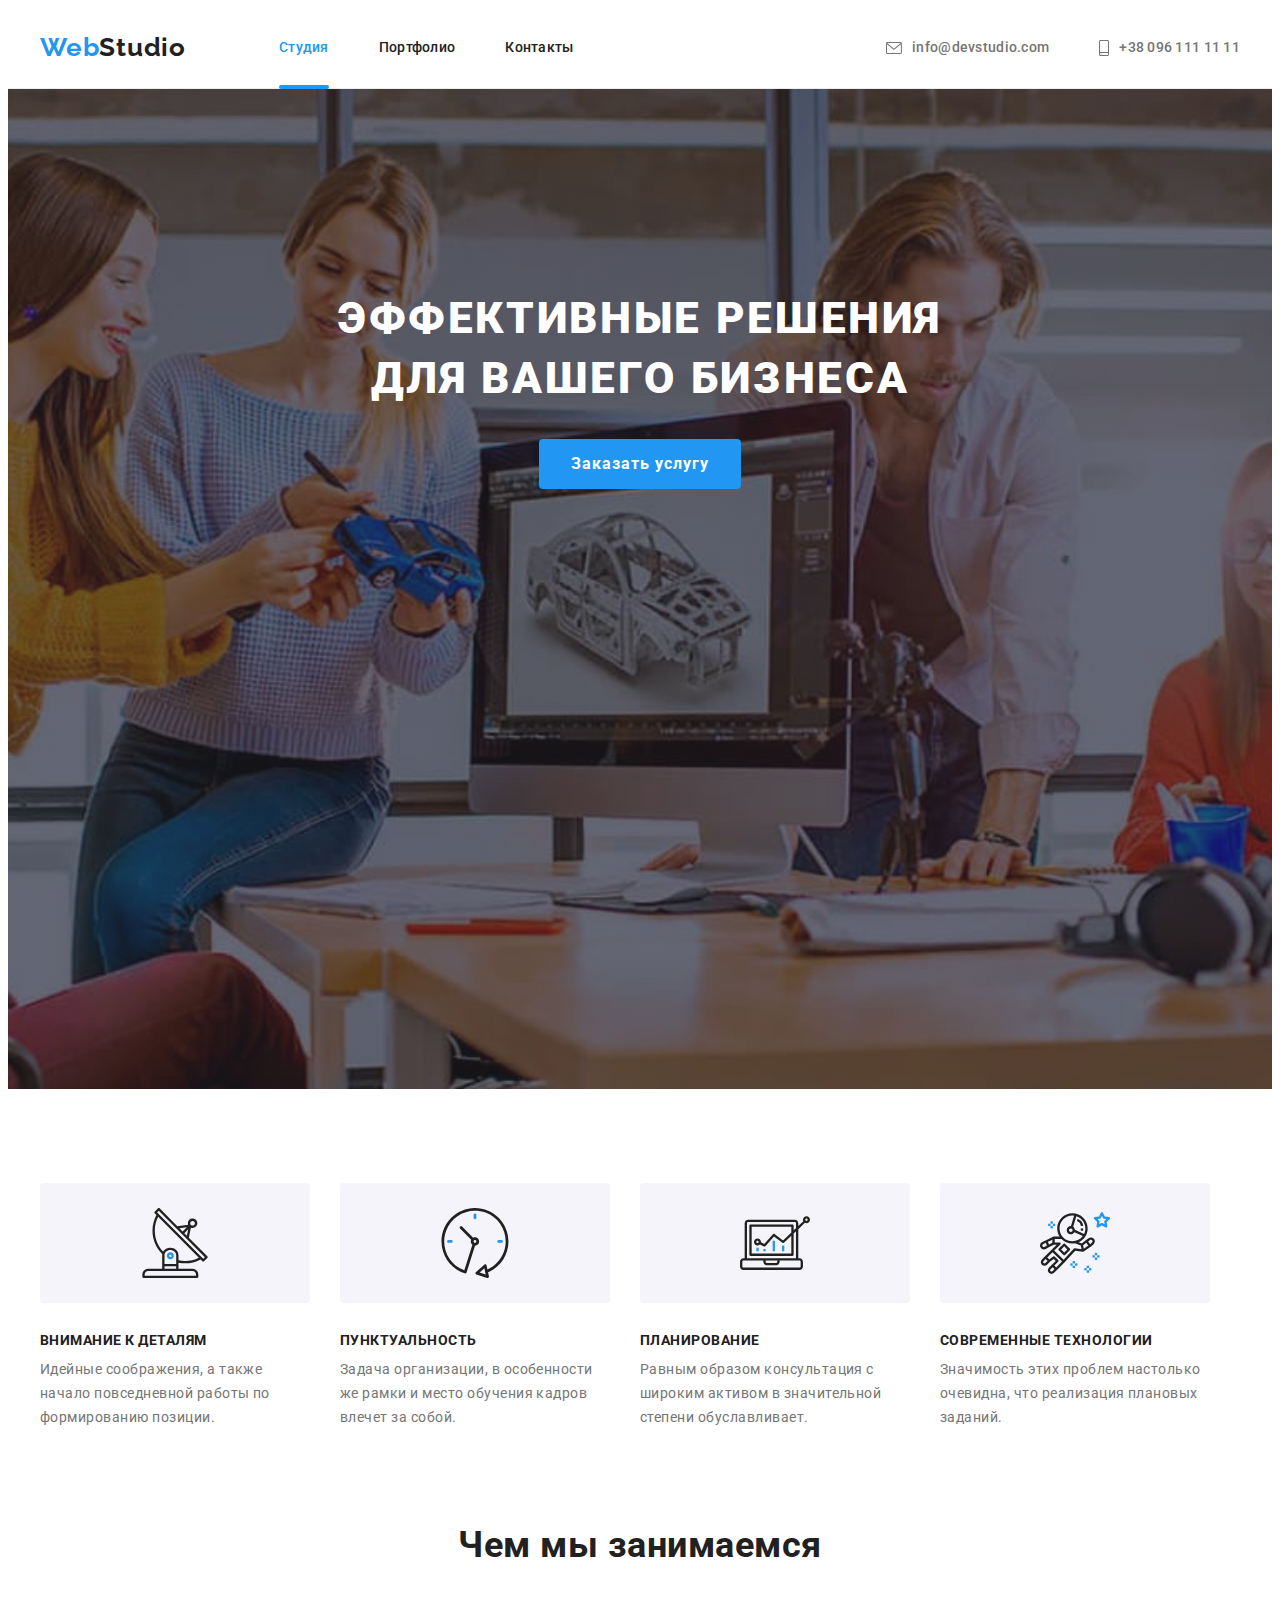
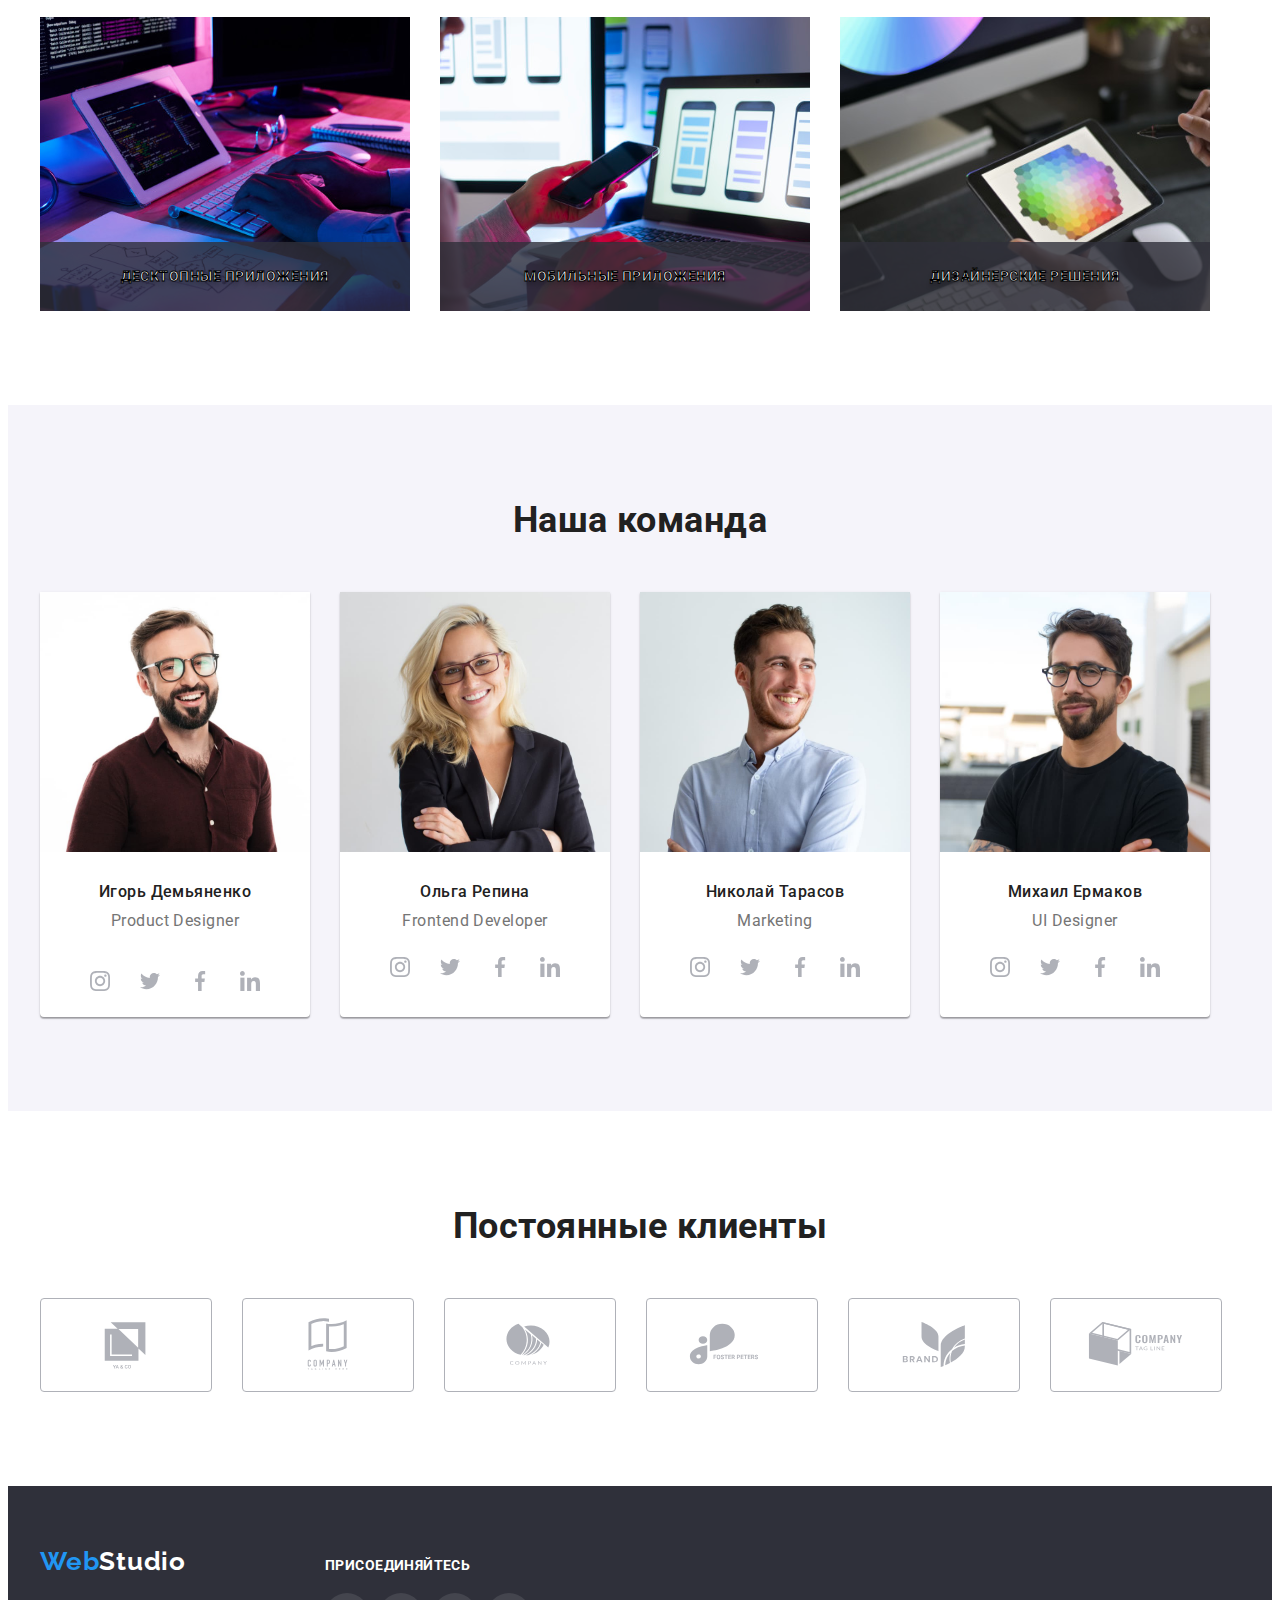
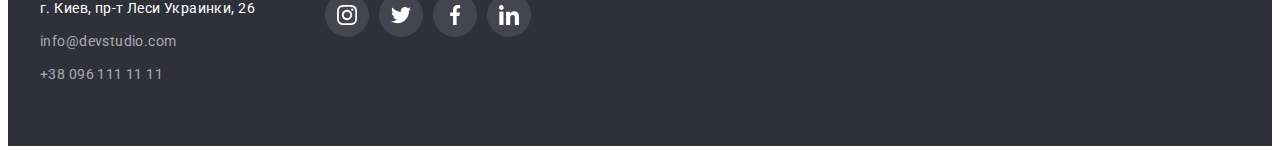
<file: index.html>
<!DOCTYPE html>
<html lang="ru">
    <meta charset="UTF-8" />
    <meta http-equiv="X-UA-Compatible" content="IE=edge" />
    <meta name="viewport" content="width=device-width, initial-scale=1.0" />
    <title>WebStudio</title>
    <link rel="preconnect" href="https://fonts.googleapis.com" />
    <link rel="preconnect" href="https://fonts.gstatic.com" crossorigin />
    <link
      href="https://fonts.googleapis.com/css2?family=Raleway:wght@700&family=Roboto:wght@400;500;700;900&display=swap"
      rel="stylesheet"
    />
  <link
            rel="stylesheet"
            href="https://cdnjs.cloudflare.com/ajax/libs/modern-normalize/1.1.0/modern-normalize.min.css"
            integrity="sha512-wpPYUAdjBVSE4KJnH1VR1HeZfpl1ub8YT/NKx4PuQ5NmX2tKuGu6U/JRp5y+Y8XG2tV+wKQpNHVUX03MfMFn9Q=="
            crossorigin="anonymous"
            referrerpolicy="no-referrer"
        />
    <link rel="stylesheet" href="css/styles.css" />
  </head>
  <script src="./js/modal.js"></script>
  <body>
      <header class="header-line">
      <div class="container header-container">
        <nav class="navigation">
          <a class="logo link" href="./index.html"
            ><span class="logo-title-first">Web</span>Studio</a
          >
          <ul class="nav-list">
            <li class="nav-list-item">
              <a class="nav-link link current" href="">Студия</a>
            </li>
            <li class="nav-list-item">
              <a class="nav-link link" href="./portfolio.html">Портфолио</a>
            </li>
            <li class="nav-list-item">
              <a class="nav-link link" href="">Контакты</a>
            </li>
          </ul>
        </nav>

        <ul class="contacts-list">
          <li class="contacts-list-item">
            <a class="contacts-link link" href="mailto:info@devstudio.com"><svg class="icon-envelope" width="16" height="12">
                <use href="./images/sprite.svg#envelope"></use>
              </svg>info@devstudio.com</a
            >
          </a>
                       </li>
          <li class="contacts-list-item">
            <a class="contacts-link link" href="tel:+380961111111"
              ><svg class="icon-smartphone" width="10" height="16">
                <use href="./images/sprite.svg#smartphone"></use>
              </svg>+38 096 111 11 11</a>
                      </li>
        </ul>
      </div>
    </header>
    <main>
      <!-- SECTION WITH BANNER-->
      <section class="hero">
        <div class="container">
          <h1 class="hero-title">
            Эффективные решения <br />для вашего бизнеса
          </h1>
          <button class="hero-button" type="button"  data-modal-open>Заказать услугу</button>
        </div>
      </section>

      <!-- features -->
      <section class="section">
        <div class="container">
          <h2 class="section-title visually-hidden">Наши Особенности</h2>
          <ul class="features-list">
            <li class="features-item ">
              <div class="icon-antenna1">
              <svg  width="70" height="70">
                <use href="./images/sprite.svg#antenna1"></use>
              </svg>
            </div>
              <h3 class="features-title">Внимание к деталям</h3>
              <p class="features-text">
                Идейные соображения, а также начало повседневной работы по
                формированию позиции.
              </p>
            </li>
            <li class="features-item">
              <div class="icon-clock1">
              <svg  width="70" height="70">
                <use href="./images/sprite.svg#clock1"></use>
              </svg>
            </div>
              <h3 class="features-title">Пунктуальность</h3>
              <p class="features-text">
                Задача организации, в особенности же рамки и место обучения
                кадров влечет за собой.
              </p>
            </li>
            <li class="features-item">
              <div class="icon-laptop1">
              <svg  width="70" height="70">
                <use href="./images/sprite.svg#laptop1"></use>
              </svg>
            </div>
              <h3 class="features-title">Планирование</h3>
              <p class="features-text">
                Равным образом консультация с широким активом в значительной
                степени обуславливает.
              </p>
            </li>
            <li class="features-item">
              <div class="icon-cosmonaut1">
              <svg  width="70" height="70">
                <use href="./images/sprite.svg#cosmonaut1"></use>
              </svg>
            </div>
              <h3 class="features-title">Современные технологии</h3>
              <p class="features-text">
                Значимость этих проблем настолько очевидна, что реализация
                плановых заданий.
              </p>
            </li>
          </ul>
        </div>
      </section>
      </main>
      </body>
      <!!!!!!!!!!!!---------------Чем мы занимаемся--------->
      <section class="section works">
        <div class="container">
          <h2 class="section-title">Чем мы занимаемся</h2>

          <ul class="works-list">
            <li class="go-about-item">
              <div class="works-item-thumb ">
                <img
                src="./images/box-1.svg"
                alt="Поддержка"
                width="370"
                height="294"
              />
              <div class="works-text-box">
              <h3 class="works-title">Десктопные приложения</h3>
            </div>
                          </li>
            <li class="go-about-item">
               <div class="works-item-thumb">
              <img
                src="./images/box-2.svg"
                alt="Оптимизация"
                width="370"
                height="294"
              />
              <div class="works-text-box">
              <h3 class="works-title">Мобильные приложения</h3>
              </div>
            </li>
            <li class="go-about-item">
               <div class="works-item-thumb">
              <img
                src="./images/box-3.svg"
                alt="Модернизация"
                width="370"
                height="294"
              />
              <div class="works-text-box">
              <h3 class="works-title">Дизайнерские решения</h3>
            </div>
            </li>
          </ul>
        </div>
      </section>

      <!-- --------------------Команда-------------------->
      <section class="section team">
        <div class="container">
          <h2 class="section-title">Наша команда</h2>

          <ul class="team-list">
            <li class="team-item">
              <img
                src="./images/team-img1.jpg"
                alt="мужчина в очках"
                width="270"
                height="260"
              />
              <div class="team-item-box">
                <h3 class="team-title">Игорь Демьяненко</h3>
                <p class="team-text">Product Designer</p>
              </div>
              <ul class="icon-list">
                <li class="icon-item">
                  <a class="icon-link" href=""><svg  width="20" height="20">
                <use href="./images/sprite.svg#instagram"></use>
              </svg>
            </a>
                </li>
                <li class="icon-item">
                  <a class="icon-link" href=""><svg  width="20" height="20">
                <use href="./images/sprite.svg#twitter"></use>
              </svg>
            </a>
                </li>
                <li class="icon-item">
                  <a class="icon-link" href=""><svg  width="20" height="20">
                <use href="./images/sprite.svg#facebook1"></use>
              </svg>
            </a>
                </li>
                <li class="icon-item">
                  <a class="icon-link" href=""><svg  width="20" height="20">
                <use href="./images/sprite.svg#linkedin"></use>
              </svg>
            </a>
                </li>
              </ul>
            </li>
            <li class="team-item">
              <img
                src="./images/team-img2.jpg"
                alt="женщина в очках"
                width="270"
                height="260"
              />
              <div class="team-item-box">
                <h3 class="team-title">Ольга Репина</h3>
                <p class="team-text">Frontend Developer</p>
              <ul class="icon-list">
                <li class="icon-item">
                  <a class="icon-link" href=""><svg  width="20" height="20">
                <use href="./images/sprite.svg#instagram"></use>
              </svg>
            </a>
                </li>
                <li class="icon-item">
                  <a class="icon-link" href=""><svg  width="20" height="20">
                <use href="./images/sprite.svg#twitter"></use>
              </svg>
            </a>
                </li>
                <li class="icon-item">
                  <a class="icon-link" href=""><svg  width="20" height="20">
                <use href="./images/sprite.svg#facebook1"></use>
              </svg>
            </a>
                </li>
                <li class="icon-item">
                  <a class="icon-link" href=""><svg  width="20" height="20">
                <use href="./images/sprite.svg#linkedin"></use>
              </svg>
            </a>
                </li>
              </ul>
              </div>
            </li>
            <li class="team-item">
              <img
                src="./images/team-img3.jpg"
                alt="мужчина улыбается"
                width="270"
                height="260"
              />
              <div class="team-item-box">
                <h3 class="team-title">Николай Тарасов</h3>
                <p class="team-text">Marketing</p>
              <ul class="icon-list">
                <li class="icon-item">
                  <a class="icon-link" href=""><svg  width="20" height="20">
                <use href="./images/sprite.svg#instagram"></use>
              </svg>
            </a>
                </li>
                <li class="icon-item">
                  <a class="icon-link" href=""><svg  width="20" height="20">
                <use href="./images/sprite.svg#twitter"></use>
              </svg>
            </a>
                </li>
                <li class="icon-item">
                  <a class="icon-link" href=""><svg  width="20" height="20">
                <use href="./images/sprite.svg#facebook1"></use>
              </svg>
            </a>
                </li>
                <li class="icon-item">
                  <a class="icon-link" href=""><svg  width="20" height="20">
                <use href="./images/sprite.svg#linkedin"></use>
              </svg>
            </a>
                </li>
              </ul>
              </div>
            </li>
            <li class="team-item">
              <img
                src="./images/team-img4.jpg"
                alt="мужчина в очках"
                width="270"
                height="260"
              />
              <div class="team-item-box">
                <h3 class="team-title">Михаил Ермаков</h3>
                <p class="team-text">UI Designer</p>
                           <ul class="icon-list">
                <li class="icon-item">
                  <a class="icon-link" href=""><svg  width="20" height="20">
                <use href="./images/sprite.svg#instagram"></use>
              </svg>
            </a>
                </li>
                <li class="icon-item">
                  <a class="icon-link" href=""><svg  width="20" height="20">
                <use href="./images/sprite.svg#twitter"></use>
              </svg>
            </a>
                </li>
                <li class="icon-item">
                  <a class="icon-link" href=""><svg  width="20" height="20">
                <use href="./images/sprite.svg#facebook1"></use>
              </svg>
            </a>
                </li>
                <li class="icon-item">
                  <a class="icon-link" href=""><svg  width="20" height="20">
                <use href="./images/sprite.svg#linkedin"></use>
              </svg>
            </a>
                </li>
              </ul>
              </div>
            </li>
          </ul>
        </div>
      </section>
      <!-- partners -->
      <section class="section">
        <div class="container">
          <h2 class="section-title">Постоянные клиенты</h2>
          <ul class="partners-list">
            <li class="partners-item"> 
              <a class="partners-link" href=""><svg  width="106" height="60">
                <use href="././images/sprite.svg#Logo1"></use>
              </svg>
            </a>
            </li>
            <li class="partners-item">
              <a class="partners-link" href=""><svg  width="106" height="60">
                <use href="./images/sprite.svg#Logo2"></use>
              </svg>
            </a>
            </li>
            <li class="partners-item">
              <a class="partners-link" href=""><svg  width="106" height="60">
                <use href="./images/sprite.svg#Logo3"></use>
              </svg>
            </a>
            </li>
            <li class="partners-item">
              <a class="partners-link" href=""><svg  width="106" height="60">
                <use href="./images/sprite.svg#Logo4"></use>
              </svg>
            </a>
            </li>
            <li class="partners-item">
              <a class="partners-link" href=""><svg  width="106" height="60">
                <use href="./images/sprite.svg#Logo5"></use>
              </svg>
            </a>
            </li>
            <li class="partners-item">
              <a class="partners-link" href=""><svg  width="106" height="60">
                <use href="./images/sprite.svg#Logo6"></use>
              </svg>
            </a>
            </li>
          </ul>
        </div>
      </section>
    </main>
    <!-- footer -->
    <footer class="footer">
      <div class="container footer-container">
        <div class="address-footer">
          <a class="logo logo-footer link" href="./index.html"
          ><span class="logo-title-first">Web</span
          ><span class="logo-title-second">Studio</span>
        </a>
        <address>
          <ul class="address-list">
            <li class="address-item">
              <a class="address-link link" href=""
                >г. Киев, пр-т Леси Украинки, 26
              </a>
            </li>
            <li class="address-item">
              <a
                class="address-link address-link-mail link"
                href="mailto:info@devstudio.com"
                >info@devstudio.com</a
                >
            </li>
            <li class="address-item">
              <a
                class="address-link address-link-tel link"
                href="tel:+380961111111"
                >+38 096 111 11 11</a
              >
            </li>
          </ul>
        </address>
        </div>
        
        <div class="social-footer">
          <h3 class="footer-title">присоединяйтесь</h3>
              <ul class="icon-list-footer">
                <li class="icon-item-footer">
                  <a class="icon-link-footer" href=""><svg  width="20" height="20">
                <use href="./images/sprite.svg#instagram"></use>
              </svg>
            </a>
                </li>
                <li class="icon-item-footer">
                  <a class="icon-link-footer" href=""><svg  width="20" height="20">
                <use href="./images/sprite.svg#twitter"></use>
              </svg>
            </a>
                </li>
                <li class="icon-item-footer">
                  <a class="icon-link-footer" href=""><svg  width="20" height="20">
                <use href="./images/sprite.svg#facebook1"></use>
              </svg>
            </a>
                </li>
                <li class="icon-item-footer">
                  <a class="icon-link-footer" href=""><svg  width="20" height="20">
                <use href="./images/sprite.svg#linkedin"></use>
              </svg>
            </a>
                </li>
              </ul>
        </div>
      </div>
    </footer>
     <div class="backdrop is-hidden"data-modal>
      <div class="modal">
        <button  type="button"  class="button-close" data-modal-close><svg  width="18" height="18">
                <use href="./images/sprite.svg#icon-close-black"></use>
              </svg></button>
      </div>
    </div>
    <script src="./js/modal.js"></script>
  </body>
</html>
</file>
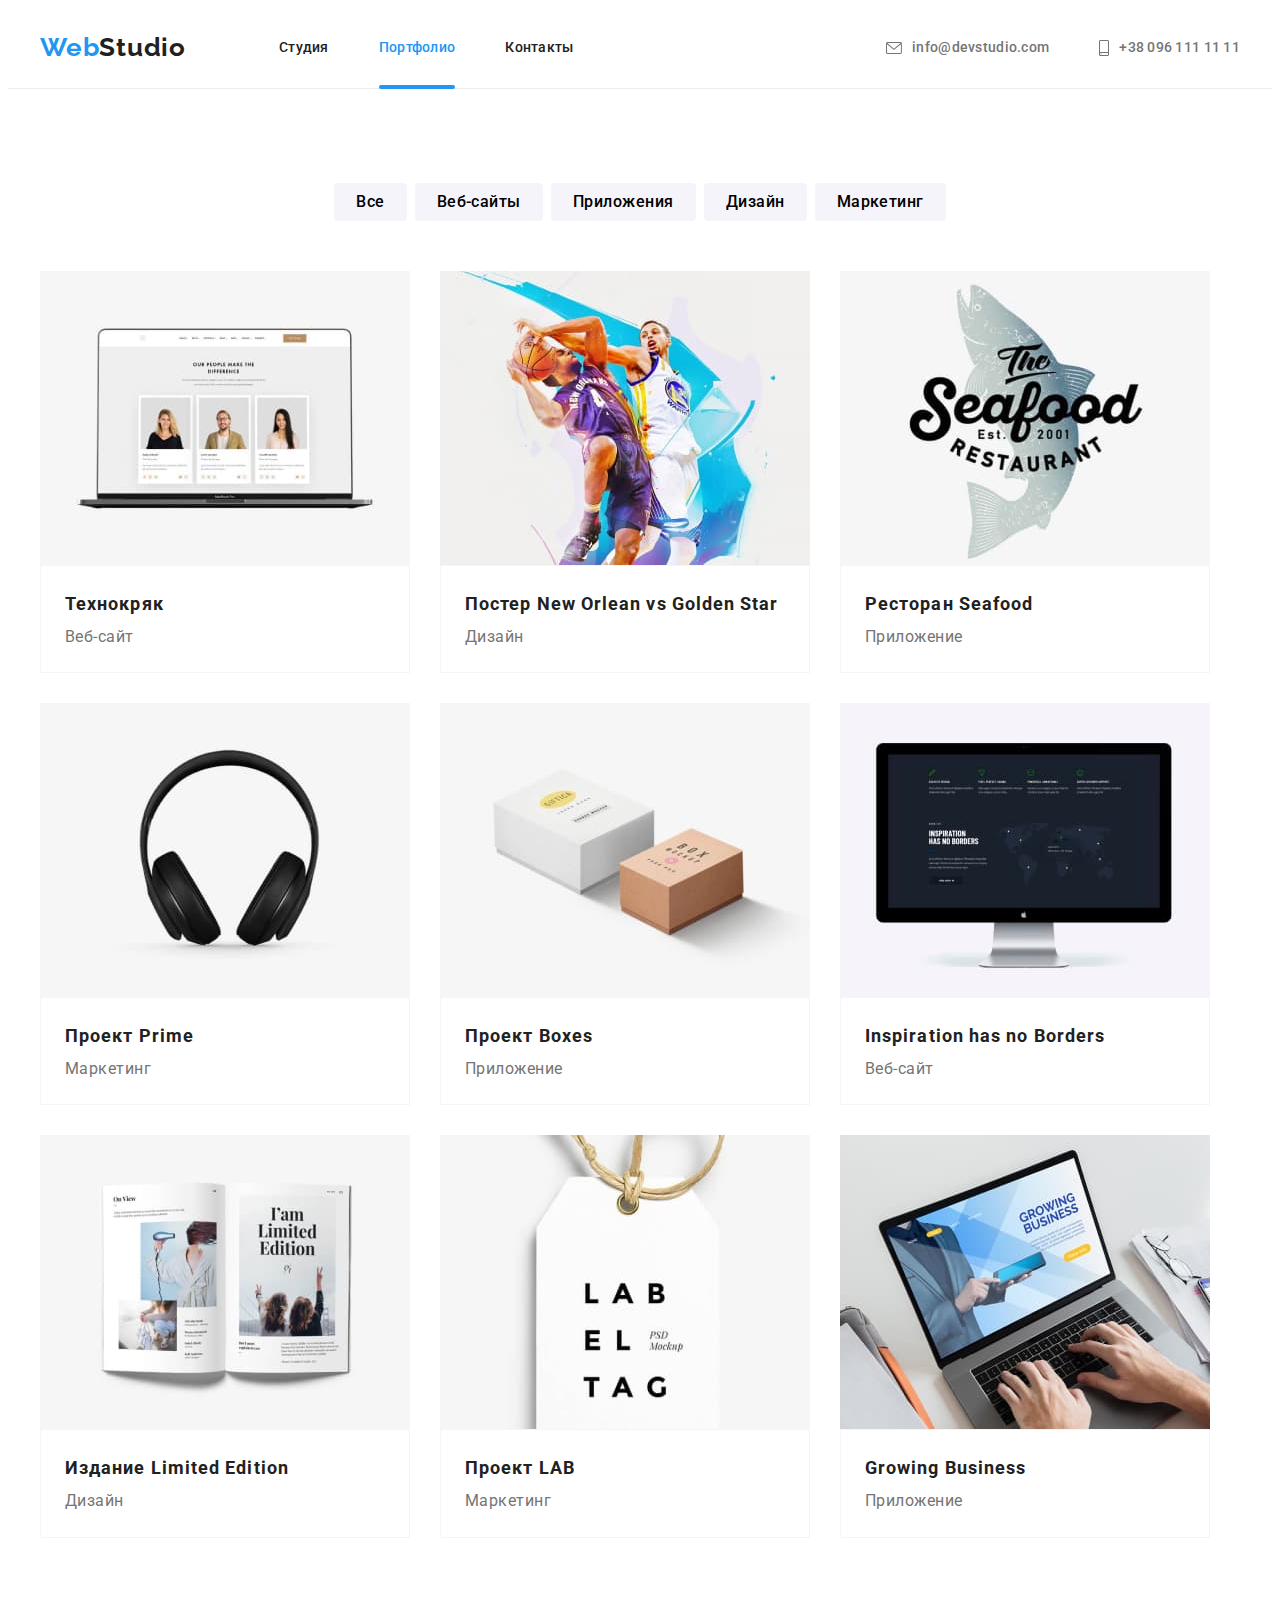
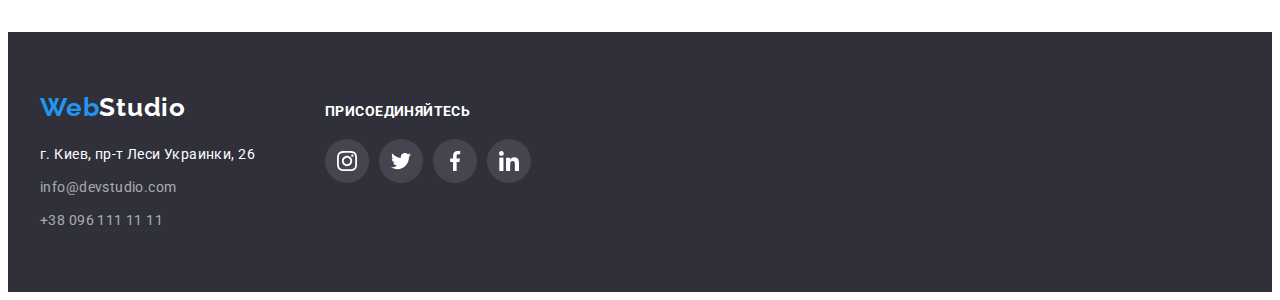
<file: portfolio.html>
<!DOCTYPE html>
<html lang="ru">
    <meta charset="UTF-8" />
    <meta http-equiv="X-UA-Compatible" content="IE=edge" />
    <meta name="viewport" content="width=device-width, initial-scale=1.0" />
    <title>WebStudio</title>
    <link rel="preconnect" href="https://fonts.googleapis.com" />
    <link rel="preconnect" href="https://fonts.gstatic.com" crossorigin />
    <link
      href="https://fonts.googleapis.com/css2?family=Raleway:wght@700&family=Roboto:wght@400;500;700;900&display=swap"
      rel="stylesheet"
    />
      <link
            rel="stylesheet"
            href="https://cdnjs.cloudflare.com/ajax/libs/modern-normalize/1.1.0/modern-normalize.min.css"
            integrity="sha512-wpPYUAdjBVSE4KJnH1VR1HeZfpl1ub8YT/NKx4PuQ5NmX2tKuGu6U/JRp5y+Y8XG2tV+wKQpNHVUX03MfMFn9Q=="
            crossorigin="anonymous"
            referrerpolicy="no-referrer"
        />
    <link rel="stylesheet" href="css/styles.css" />
  </head>

  <body>
     <header class="header-line">
      <div class="container header-container">
        <nav class="navigation">
          <a class="logo link" href="./index.html"
            ><span class="logo-title-first">Web</span>Studio</a
          >
          <ul class="nav-list">
            <li class="nav-list-item">
              <a class="nav-link link" href="./index.html">Студия</a>
            </li>
            <li class="nav-list-item">
              <a class="nav-link link current" href="./portfolio.html"
                >Портфолио</a
              >
            </li>
            <li class="nav-list-item">
              <a class="nav-link link" href="">Контакты</a>
            </li>
          </ul>
        </nav>

        <ul class="contacts-list">
          <li class="contacts-list-item">
            <a class="contacts-link link" href="mailto:info@devstudio.com"
              ><svg class="icon-envelope" width="16" height="12">
                <use href="./images/sprite.svg#envelope"></use>
              </svg>
              info@devstudio.com</a
            >
          </li>
          <li class="contacts-list-item">
            <a class="contacts-link link" href="tel:+380961111111"
              ><svg class="icon-smartphone" width="10" height="16">
                <use href="./images/sprite.svg#smartphone"></use>
              </svg>
              +38 096 111 11 11</a
            >
          </li>
        </ul>
      </div>
    </header>
    <main>
      <!-- portfolio-->
      <section class="section">
        <div class="container">
          <h1 class="visually-hidden">Портфолио</h1>
          <ul class="portfolio-list-buttons">
            <li class="portfolio-list-buttons-item">
              <button class="portfolio-button" type="button">Все</button>
            </li>
            <li class="portfolio-list-buttons-item">
              <button class="portfolio-button" type="button">Веб-сайты</button>
            </li>
            <li class="portfolio-list-buttons-item">
              <button class="portfolio-button" type="button">Приложения</button>
            </li>
            <li class="portfolio-list-buttons-item">
              <button class="portfolio-button" type="button">Дизайн</button>
            </li>
            <li class="portfolio-list-buttons-item">
              <button class="portfolio-button" type="button">Маркетинг</button>
            </li>
          </ul>
          <ul class="portfolio-list-links">
            <li class="portfolio-list-links-item">
              <a class="link portfolio-link" href=""
                ><div class="portfolio-thumb">
                <img
                  src="./images/portfolio/img1.jpg"
                  alt="Веб-сайт на ноутбуке"
                  width="370"
                  height="294"
                />
                   <div class="window">
                    <p class="window-text">
                      Технокряк это современная площадка распространения
                      коронавируса. Компании используют эту платформу для
                      цифрового шпионажа и атак на защищённые сервера
                      конкурентов
                    </p>
                  </div>
                  </div>
                <div class="portfolio-links-title">
                  <h3 class="portfolio-title">Технокряк</h3>
                  <p class="portfolio-text">Веб-сайт</p>
                </div>
              </a>
            </li>
            <li class="portfolio-list-links-item">
              <a class="link portfolio-link" href=""
                ><div class="portfolio-thumb">
                <img
                  src="./images/portfolio/img2.jpg"
                  alt="постер игры в баскетбол"
                  width="370"
                  height="294"
                />
                 <div class="window">
                    <p class="window-text">
                      Технокряк это современная площадка распространения
                      коронавируса. Компании используют эту платформу для
                      цифрового шпионажа и атак на защищённые сервера
                      конкурентов
                    </p>
                  </div>
                  </div>
                <div class="portfolio-links-title">
                  <h3 class="portfolio-title">
                    Постер New Orlean vs Golden Star
                  </h3>
                  <p class="portfolio-text">Дизайн</p>
                </div></a
              >
            </li>
            <li class="portfolio-list-links-item">
              <a class="link portfolio-link" href=""
                ><div class="portfolio-thumb">
                <img
                  src="./images/portfolio/img3.jpg"
                  alt="лого ресторана"
                  width="370"
                  height="294"
                />
                  <div class="window">
                    <p class="window-text">
                      Технокряк это современная площадка распространения
                      коронавируса. Компании используют эту платформу для
                      цифрового шпионажа и атак на защищённые сервера
                      конкурентов
                    </p>
                  </div>
                  </div>
                  <div class="portfolio-links-title">
                  <h3 class="portfolio-title">Ресторан Seafood</h3>
                  <p class="portfolio-text">Приложение</p>
                </div>
              </a>
            </li>
            <li class="portfolio-list-links-item">
              <a class="link portfolio-link" href=""
                ><div class="portfolio-thumb">
                <img
                  src="./images/portfolio/img4.jpg"
                  alt="наушники"
                  width="370"
                  height="294"
                />
                 <div class="window">
                    <p class="window-text">
                      Технокряк это современная площадка распространения
                      коронавируса. Компании используют эту платформу для
                      цифрового шпионажа и атак на защищённые сервера
                      конкурентов
                    </p>
                  </div>
                  </div>
                <div class="portfolio-links-title">
                  <h3 class="portfolio-title">Проект Prime</h3>
                  <p class="portfolio-text">Маркетинг</p>
                </div>
              </a>
            </li>
            <li class="portfolio-list-links-item">
              <a class="link portfolio-link" href=""
                ><div class="portfolio-thumb">
                <img
                  src="./images/portfolio/img5.jpg"
                  alt="коробки"
                  width="370"
                  height="294"
                />
                 <div class="window">
                    <p class="window-text">
                      Технокряк это современная площадка распространения
                      коронавируса. Компании используют эту платформу для
                      цифрового шпионажа и атак на защищённые сервера
                      конкурентов
                    </p>
                  </div>
                  </div>
                <div class="portfolio-links-title">
                  <h3 class="portfolio-title">Проект Boxes</h3>
                  <p class="portfolio-text">Приложение</p>
                </div>
              </a>
            </li>
            <li class="portfolio-list-links-item">
              <a class="link portfolio-link" href=""
                ><div class="portfolio-thumb">
                <img
                  src="./images/portfolio/img6.jpg"
                  alt="Веб-сайт на мониторе"
                  width="370"
                  height="294"
                />
                <div class="window">
                    <p class="window-text">
                      Технокряк это современная площадка распространения
                      коронавируса. Компании используют эту платформу для
                      цифрового шпионажа и атак на защищённые сервера
                      конкурентов
                    </p>
                  </div>
                  </div>
                <div class="portfolio-links-title">
                  <h3 class="portfolio-title">Inspiration has no Borders</h3>
                  <p class="portfolio-text">Веб-сайт</p>
                </div>
              </a>
            </li>
            <li class="portfolio-list-links-item">
              <a class="link portfolio-link" href=""
                ><div class="portfolio-thumb">
                <img
                  src="./images/portfolio/img7.jpg"
                  alt="открытый журнал"
                  width="370"
                  height="294"
                />
                 <div class="window">
                    <p class="window-text">
                      Технокряк это современная площадка распространения
                      коронавируса. Компании используют эту платформу для
                      цифрового шпионажа и атак на защищённые сервера
                      конкурентов
                    </p>
                  </div>
                  </div>
                <div class="portfolio-links-title">
                  <h3 class="portfolio-title">Издание Limited Edition</h3>
                  <p class="portfolio-text">Дизайн</p>
                </div>
                </a>
            </li>
            <li class="portfolio-list-links-item">
              <a class="link portfolio-link" href=""
                ><div class="portfolio-thumb">
                <img
                  src="./images/portfolio/img8.jpg"
                  alt="етикетка"
                  width="370"
                  height="294"
                />
                 <div class="window">
                    <p class="window-text">
                      Технокряк это современная площадка распространения
                      коронавируса. Компании используют эту платформу для
                      цифрового шпионажа и атак на защищённые сервера
                      конкурентов
                    </p>
                  </div>
                  </div>
                <div class="portfolio-links-title">
                  <h3 class="portfolio-title">Проект LAB</h3>
                  <p class="portfolio-text">Маркетинг</p>
                </div></a
              >
            </li>
            <li class="portfolio-list-links-item">
              <a class="link portfolio-link" href=""
                ><div class="portfolio-thumb">
                <img
                  src="./images/portfolio/img9.jpg"
                  alt="придожение на ноутбуке"
                  width="370"
                  height="294"
                />
                 <div class="window">
                    <p class="window-text">
                      Технокряк это современная площадка распространения
                      коронавируса. Компании используют эту платформу для
                      цифрового шпионажа и атак на защищённые сервера
                      конкурентов
                    </p>
                  </div>
                </div>
                <div class="portfolio-links-title">
                  <h3 class="portfolio-title">Growing Business</h3>
                  <p class="portfolio-text">Приложение</p>
                </div>
              </a>
            </li>
          </ul>
        </div>
      </section>
    </main>
    <!-- footer -->
    <footer class="footer">
      <div class="container footer-container">
        <div class="address-footer">
          <a class="logo logo-footer link" href="./index.html"
            ><span class="logo-title-first">Web</span
            ><span class="logo-title-second">Studio</span></a
          >
          <address>
            <ul class="address-list">
              <li class="address-item">
                <a class="address-link link" href=""
                  >г. Киев, пр-т Леси Украинки, 26</a
                >
              </li>
              <li class="address-item">
                <a
                  class="address-link address-link-mail link"
                  href="mailto:info@devstudio.com"
                  >info@devstudio.com</a
                >
              </li>
              <li class="address-item">
                <a
                  class="address-link address-link-tel link"
                  href="tel:+380961111111"
                  >+38 096 111 11 11</a>
              </li>
            </ul>
          </address>
        </div>

        <div class="social-footer">
          <h3 class="footer-title">присоединяйтесь</h3>
          <ul class="icon-list-footer">
            <li class="icon-item-footer">
              <a class="icon-link-footer" href="">
                <svg width="20" height="20">
                  <use href="./images/sprite.svg#instagram"></use>
                </svg>
              </a>
            </li>
            <li class="icon-item-footer">
              <a class="icon-link-footer" href="">
                <svg width="20" height="20">
                  <use href="./images/sprite.svg#twitter"></use>
                </svg>
              </a>
            </li>
            <li class="icon-item-footer">
              <a class="icon-link-footer" href="">
                <svg width="20" height="20">
                  <use href="./images/sprite.svg#facebook1"></use>
                </svg>
              </a>
            </li>
            <li class="icon-item-footer">
              <a class="icon-link-footer" href="">
                <svg width="20" height="20">
                  <use href="./images/sprite.svg#linkedin"></use>
                </svg>
              </a>
            </li>
          </ul>
        </div>
      </div>
    </footer>
  </body>
</html>
</file>
<file: css/styles.css>
:root {
  --main-white-color: #ffffff;
  --secondary-background-color: #2f303a;
  --third-background-color: #f5f4fa;
  --main-text-color: #757575;
  --secondary-text-color: #212121;
  --accent-color: #2196f3;
  --icon-color: #afb1b8;

  --animation-timing-function: cubic-bezier(0.4, 0, 0.2, 1);
  --transition-duration: 250ms;
}

body {
  background-color: var(--main-white-color);
  color: var(--main-text-color);
  font-family: Roboto, sans-serif;
  letter-spacing: 0.03em;
}
.link {
  text-decoration: none;
  font-style: normal;
}

.container {
  width: 1200px;
  padding-left: 15px;
  padding-right: 15px;
  margin-left: auto;
  margin-right: auto;
}

.section {
  padding-top: 94px;
  padding-bottom: 94px;
}

h1,
h2,
h3,
h4,
h5,
h6,
p,
ul {
  margin: 0px;
}

ul {
  list-style: none;
  padding: 0px;
}

img {
  display: block;
  max-width: 100%;
  height: auto;
}

.visually-hidden {
  position: absolute;
  width: 1px;
  height: 1px;
  margin: -1px;
  padding: 0;
  overflow: hidden;
  border: 0;
  clip: rect(0 0 0 0);
}

/*----------------HEADER------------------ */

.header-line {
  border-bottom: 1px solid #ececec;
}
.header-container {
  display: flex;
  align-items: center;
  justify-content: space-between;
}
.navigation {
  display: flex;
  align-items: center;
}
.nav-list,
.contacts-list {
  display: flex;
}

.nav-list-item,
.contacts-list-item {
  margin-right: 50px;
}
.nav-list-item:last-child,
.contacts-list-item:last-child {
  margin-right: 0px;
}

.nav-link {
  color: var(--secondary-text-color);
  position: relative;
}

.contacts-link {
  color: var(--main-text-color);
}
.nav-link,
.contacts-link {
  display: flex;
  align-items: center;
  padding-top: 32px;
  padding-bottom: 32px;

  font-weight: 500;
  font-size: 14px;
  line-height: 1.14;
  letter-spacing: 0.02em;

  transition: color var(--transition-duration) var(--animation-timing-function);
}

.nav-link:hover,
.nav-link:focus,
.contacts-link:hover,
.contacts-link:focus {
  color: var(--accent-color);
  fill: var(--accent-color);
}
.current {
  color: var(--accent-color);
}

.icon-envelope,
.icon-smartphone {
  fill: currentColor;
  margin-right: 10px;
}

.nav-link.current::after {
  position: absolute;
  bottom: -1px;
  left: 0px;

  content: "";
  background-color: var(--accent-color);
  border-radius: 2px;
  width: 100%;
  height: 4px;
}
/*----------------------- another (header) -------------------*/

/* .contacts-link:hover .icon-envelope {
  fill: rgb(54, 240, 7);
} */
/* .icon-envelope {
  background-color: brown,
   fill: currentColor;
} */
/* .icon-envelope:hover,
.icon-envelope:focus {
  background-color: chartreuse;
} */

/* --------------------------------------------------------- */

/*------------- LOGO-------------------- */

.logo {
  font-family: Raleway, sans-serif;
  font-weight: 700;
  font-size: 26px;
  line-height: 1.2;
  letter-spacing: 0.03em;
  color: var(--secondary-text-color);
  margin-right: 93px;
}
.logo-title-first {
  color: var(--accent-color);
}

/* ------------------SECTION WITH BANNER------------------------- */

.hero {
  text-align: center;
  padding-top: 200px;
  padding-bottom: 200px;
  max-width: 1600px;
  height: 600px;
  margin-left: auto;
  margin-right: auto;
  text-align: center;

  background-color: #c4c4c4;
  background-position: center;
  background-repeat: no-repeat;
  background-size: cover;
  background-image: linear-gradient(
      to right,
      rgba(47, 48, 58, 0.4),
      rgba(47, 48, 58, 0.4)
    ),
    url(../images/hero.jpg);
}

.hero-title {
  font-weight: 900;
  font-size: 44px;
  line-height: 1.36;
  letter-spacing: 0.06em;
  color: var(--main-white-color);
  text-transform: uppercase;

  text-align: center;
  margin-bottom: 30px;
}

.hero-button {
  font-weight: 700;
  font-size: 16px;
  line-height: 1.9;
  letter-spacing: 0.06em;
  background-color: var(--accent-color);
  color: var(--main-white-color);
  font-family: Roboto, sans-serif;
  cursor: pointer;

  border-radius: 4px;
  padding: 10px 32px;
  border: none;
  transition: background-color var(--transition-duration)
    var(--animation-timing-function);
}

.hero-button:hover,
.hero-button:focus {
  color: var(--main-white-color);
  background-color: #188ce8;
}

/* ----------------FEATURES-------------- */

.features-list {
  display: flex;
}

.section-title {
  font-weight: 700;
  font-size: 36px;
  line-height: 1.2;
  color: var(--secondary-text-color);
  text-align: center;
  margin-bottom: 50px;
}

.features-text {
  font-size: 14px;
  line-height: 1.7;
}
.features-title {
  font-weight: 700;
  font-size: 14px;
  line-height: 1.1;
  color: var(--secondary-text-color);
  text-transform: uppercase;

  margin-bottom: 10px;
}

.features-item {
  margin-right: 30px;
  width: 270px;
}
.features-item:last-child {
  margin-right: 0px;
}
/* ---------ICON--------- */

.icon-antenna1,
.icon-clock1,
.icon-laptop1,
.icon-cosmonaut1 {
  display: flex;
  justify-content: center;
  align-items: center;
  background-color: var(--third-background-color);
  margin-bottom: 30px;
  width: 270px;
  height: 120px;
  border-radius: 4px;
  margin-bottom: 30px;
}

/* -------------Чем мы занимаемся------------ */

.works {
  padding-top: 0px;
}
.works-list {
  display: flex;
}

.go-about-item {
  margin-right: 30px;
}
.go-about-item:nth-last-child(3n + 1) {
  margin-right: 0px;
}

.works-item-thumb {
  position: relative;
}
.works-text-box {
  position: absolute;
  margin: 0px;
  left: 0px;
  bottom: 0px;

  background-color: rgba(47, 48, 58, 0.8);
  width: 370px;
  padding-top: 27px;
  padding-bottom: 27px;
  text-align: center;
}

.works-title {
  font-weight: 700;
  font-size: 14px;
  line-height: 1.1;
  text-align: center;
  text-transform: uppercase;
  color: var(--main-white-color);

  text-shadow: 0px 4px 4px rgba(0, 0, 0, 0.25);
  -webkit-text-stroke: 1px black;
}

/* -/* ---------------------------------------------- */
/* -webkit-text-stroke-color: black;
  -webkit-text-stroke-width: 1px; */

/*----------------Команда------------------------ */

.team-list {
  display: flex;
}

.team-item {
  background-color: var(--main-white-color);
  margin-right: 30px;
  border-radius: 0px 0px 4px 4px;
  box-shadow: 0px 1px 3px rgba(0, 0, 0, 0.12), 0px 1px 1px rgba(0, 0, 0, 0.14),
    0px 2px 1px rgba(0, 0, 0, 0.2);
}

.team-item:nth-last-child(4n + 1) {
  margin-right: 0px;
}

.team {
  background-color: var(--third-background-color);
}

.team-item-box {
  margin-top: 30px;
  margin-bottom: 30px;
}
.team-title {
  font-weight: 500;
  font-size: 16px;
  line-height: 1.2;
  color: var(--secondary-text-color);

  text-align: center;

  margin-bottom: 10px;
}

.team-text {
  font-size: 16px;
  line-height: 1.2;
  margin-bottom: 16px;
  text-align: center;
}
/* ------ICOM FOR TEAM----------------- */

.icon-list {
  display: flex;
  justify-content: center;
  align-items: center;
}

.icon-item {
  justify-content: center;
  align-items: center;
  margin-right: 10px;
}

.icon-link {
  display: flex;
  justify-content: center;
  align-items: center;
  fill: var(--icon-color);
  width: 40px;
  height: 40px;
  border-radius: 50%;
  transition: background-color var(--transition-duration)
      var(--animation-timing-function),
    fill var(--transition-duration) var(--animation-timing-function);
}

.icon-item:nth-last-child(4n + 1) {
  margin-right: 0px;
}
.icon-link:hover,
.icon-link:focus {
  background-color: var(--accent-color);
  fill: var(--main-white-color);
}
/* .icon-instagram {
  fill: black;
} */

/* -----------------PARTNERS-------------------------- */

.partners-list {
  display: flex;
}

.partners-item {
  margin-right: 30px;
}

.partners-item:last-child {
  margin-right: 0px;
}

.partners-link {
  display: flex;
  fill: var(--icon-color);
  width: 170px;
  height: 92px;
  justify-content: center;
  align-items: center;
  border: 1px solid #afb1b8;
  border-radius: 4px;
  transition: border-color var(--transition-duration)
      var(--animation-timing-function),
    fill var(--transition-duration) var(--animation-timing-function);
}

.partners-link:hover,
.partners-link:focus {
  fill: var(--accent-color);
  border-color: var(--accent-color);
}

/* ---------------footer----------------------------- */

.footer {
  background-color: var(--secondary-background-color);
  padding-top: 60px;
  padding-bottom: 60px;
}
.logo-title-second {
  color: var(--main-white-color);
}
.logo-footer {
  margin: 0px;
  margin-bottom: 20px;
  display: inline-block;
}

.address-link {
  color: var(--main-white-color);
  font-size: 14px;
  line-height: 1.7;
  letter-spacing: 0.03em;
  transition: color var(--transition-duration) var(--animation-timing-function);
}

.address-link-mail,
.address-link-tel {
  color: rgba(255, 255, 255, 0.6);
}

.address-item {
  margin-bottom: 9px;
  font-size: 14px;
  line-height: 1.7;
  letter-spacing: 0.03em;
}

.address-item:last-child {
  margin-bottom: 0px;
}
.address-link:hover,
.address-link:focus {
  color: var(--accent-color);
}

/* --------------------------------------------------- */

.footer-container {
  display: flex;
  align-items: baseline;
}
.footer-title {
  font-weight: 700;
  font-size: 14px;
  line-height: 1.1;
  letter-spacing: 0.03em;
  text-transform: uppercase;
  color: var(--main-white-color);
  margin-bottom: 20px;
}
/*--------ICON FOOTER-------*/
.icon-list-footer {
  display: flex;
}
.icon-link-footer {
  display: flex;
  justify-content: center;
  align-items: center;
  width: 44px;
  height: 44px;
  fill: var(--main-white-color);
  background: rgba(255, 255, 255, 0.1);
  border-radius: 50%;
  transition: background-color var(--transition-duration)
    var(--animation-timing-function);
}

.icon-link-footer:hover,
.icon-link-footer:focus {
  background-color: var(--accent-color);
}

.icon-item-footer {
  margin-right: 10px;
}
.icon-item-footer:last-child {
  margin-right: 0px;
}

.address-footer {
  margin-right: 70px;
}

/* ------------------PORTFOLIO------------------ */

.portfolio-list-buttons {
  display: flex;
  justify-content: center;
  margin-bottom: 50px;
}

.portfolio-list-buttons-item {
  margin-right: 8px;
}
.portfolio-list-buttons-item:last-child {
  margin-right: 0px;
}

.portfolio-button {
  background-color: var(--third-background-color);
  font-family: Roboto, sans-serif;
  font-weight: 500;
  font-size: 16px;
  line-height: 1.6;
  letter-spacing: 0.03em;
  cursor: pointer;

  padding: 6px 22px;
  border-radius: 4px;
  border: none;
  transition: color var(--transition-duration) var(--animation-timing-function),
    background-color var(--transition-duration) var(--animation-timing-function),
    box-shadow var(--transition-duration) var(--animation-timing-function);
}

.portfolio-button:hover,
.portfolio-button:focus {
  color: var(--main-white-color);
  background-color: var(--accent-color);
  box-shadow: 0px 3px 1px rgba(0, 0, 0, 0.1), 0px 1px 2px rgba(0, 0, 0, 0.08),
    0px 2px 2px rgba(0, 0, 0, 0.12);
}

.portfolio-list-links-item {
  display: flex;
  margin-right: 30px;
  margin-bottom: 30px;
  width: 370px;
}

.portfolio-list-links {
  display: flex;
  flex-wrap: wrap;
}

.portfolio-list-links-item:nth-last-child(3n + 1) {
  margin-right: 0px;
}
.portfolio-list-links-item:nth-last-child(-n + 3) {
  margin-bottom: 0px;
}
.portfolio-title {
  font-weight: 700;
  font-size: 18px;
  line-height: 2;
  letter-spacing: 0.06em;
  color: var(--secondary-text-color);
}
.portfolio-text {
  font-size: 16px;
  line-height: 1.9;
  color: var(--main-text-color);
}
.portfolio-links-title {
  padding: 20px 24px;
  border: 1px solid var(--third-background-color);
}

.portfolio-link {
  width: 370px;

  transition: box-shadow var(--transition-duration)
    var(--animation-timing-function);
}

.portfolio-link:hover,
.portfolio-link:focus {
  border: 1px solid #eeeeee;
  box-shadow: 0px 1px 1px rgb(0 0 0 / 12%), 0px 4px 4px rgb(0 0 0 / 6%),
    1px 4px 6px rgb(0 0 0 / 16%);
}
.portfolio-link:hover .window,
.portfolio-link:focus .window {
  transform: translateY(0%);
}

.portfolio-thumb {
  position: relative;
  overflow: hidden;
}

.window-text {
  color: var(--main-white-color);
  font-size: 18px;
  line-height: 1.5;
}
.window {
  position: absolute;
  top: 0px;
  left: 0px;
  width: 100%;
  height: 100%;

  background-color: rgba(33, 150, 243, 0.9);
  padding: 63px 24px;

  transform: translateY(101%);

  transition: transform var(--transition-duration)
    var(--animation-timing-function);
}

/* -------------------------MODAL----------------------- */

.backdrop {
  position: fixed;
  top: 0px;
  left: 0px;
  width: 100%;
  height: 100%;
  background: rgba(0, 0, 0, 0.2);

  opacity: 1;
  transition: opacity var(--transition-duration)
    var(--animation-timing-function);
}

.backdrop.is-hidden {
  opacity: 0;
  pointer-events: none;
}
.modal {
  position: absolute;
  top: 50%;
  left: 50%;
  width: 528px;
  height: 581px;

  background-color: var(--main-white-color);
  border-radius: 4px;
  box-shadow: 0px 1px 3px rgba(0, 0, 0, 0.12), 0px 1px 1px rgba(0, 0, 0, 0.14),
    0px 2px 1px rgba(0, 0, 0, 0.2);

  transform: translate(-50%, -50%);
}

.button-close {
  position: absolute;
  top: 8px;
  right: 8px;
  display: flex;
  justify-content: center;
  align-items: center;
  padding: 0px;
  width: 30px;
  height: 30px;
  cursor: pointer;

  border-radius: 50px;
  border: 1px solid rgba(0, 0, 0, 0.1);
  background-color: var(--main-white-color);
  fill: currentColor;
}
</file>
